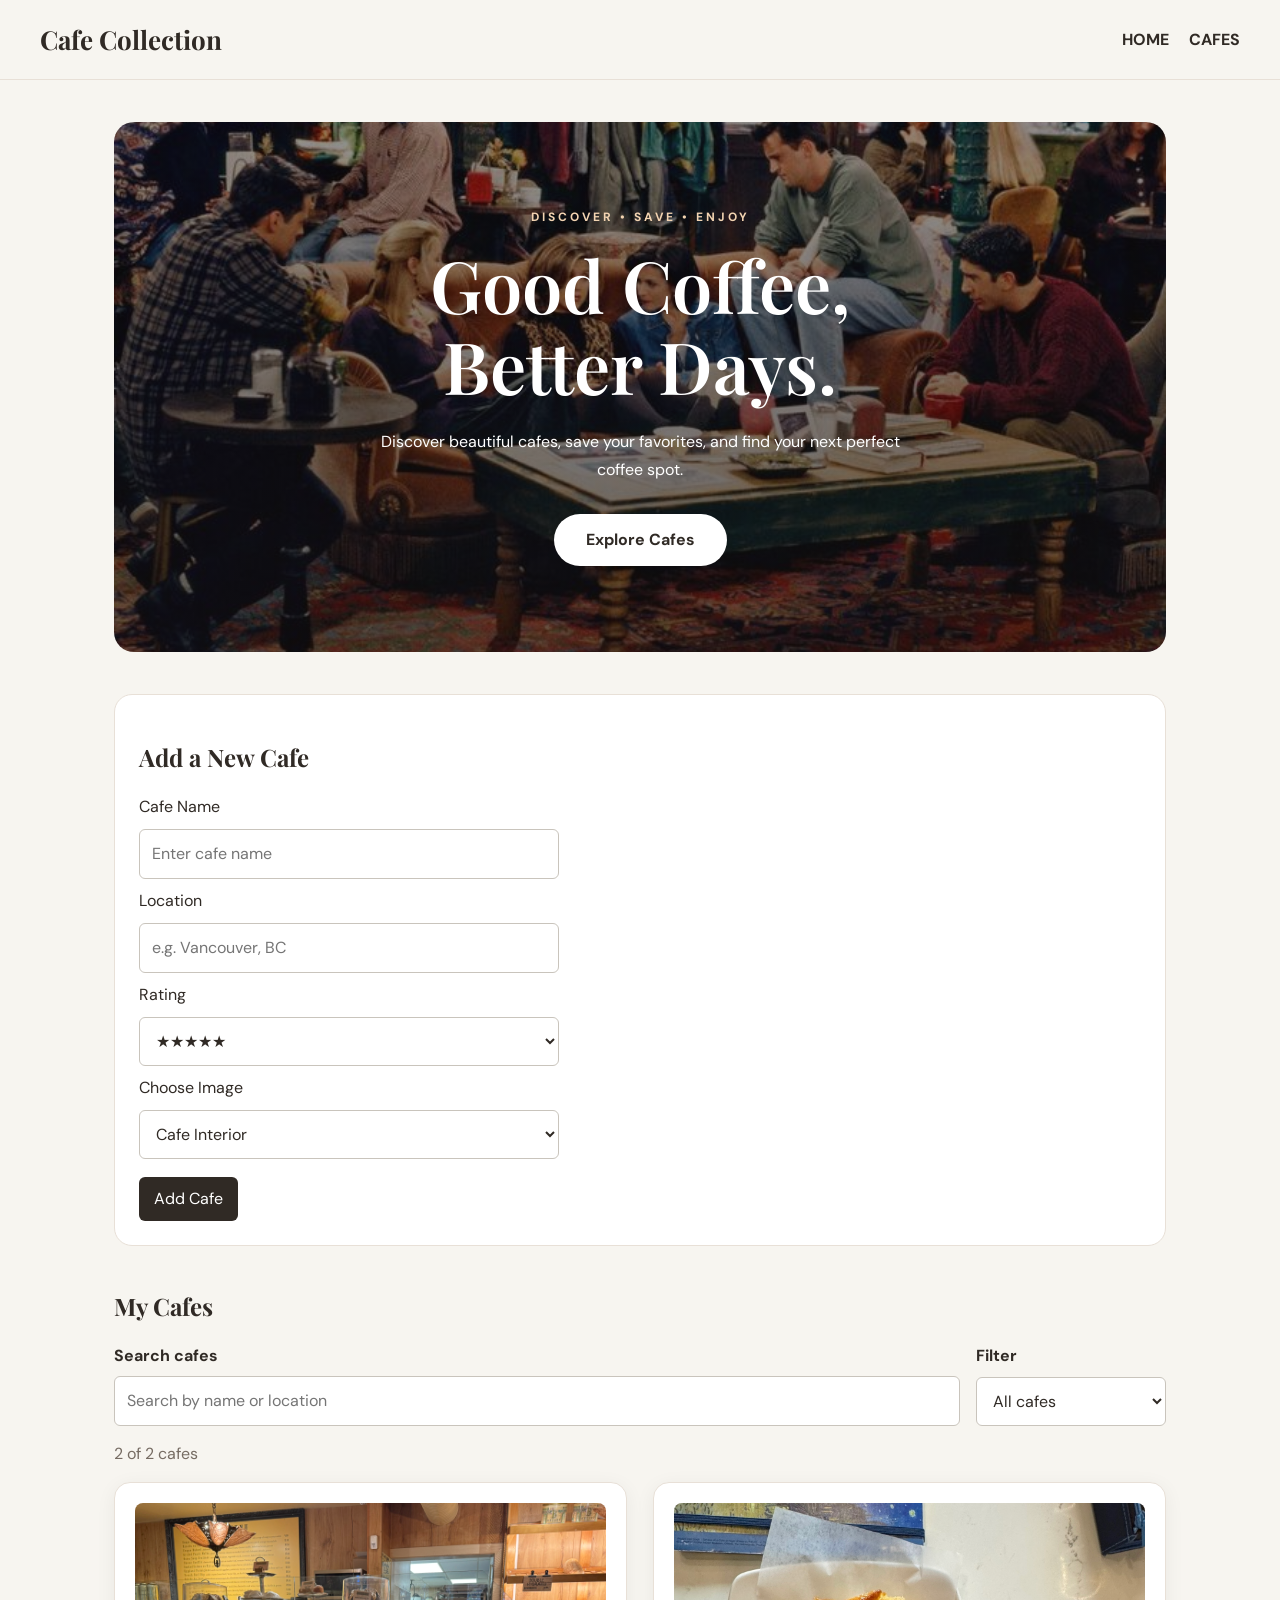
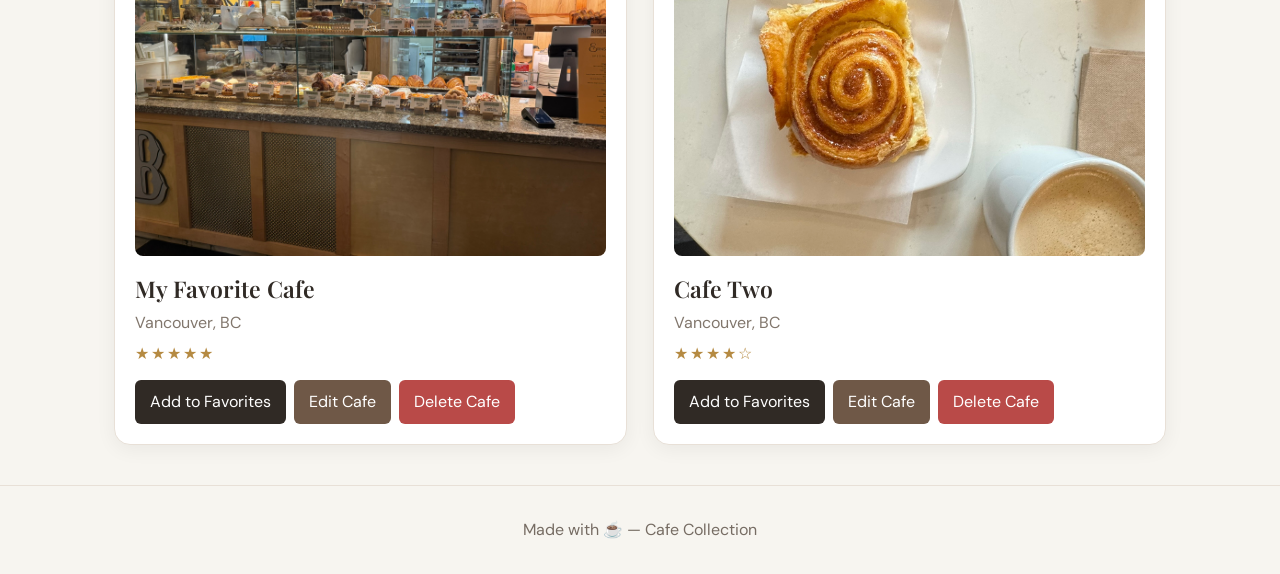
<file: index.html>
<!DOCTYPE html>
<html lang="en">

<head>
    <meta charset="UTF-8">
    <meta name="viewport" content="width=device-width, initial-scale=1.0">
    <title>Cafe Collection</title>
    <link rel="stylesheet" href="style.css">
    <script src="script.js" defer></script>

    <!-- Google Fonts -->
    <link rel="preconnect" href="https://fonts.googleapis.com">
    <link rel="preconnect" href="https://fonts.gstatic.com" crossorigin>

    <link
        href="https://fonts.googleapis.com/css2?family=DM+Sans:wght@400;500;600;700&family=Playfair+Display:wght@500;600;700&display=swap"
        rel="stylesheet">
</head>

<body>
    <header class="site-header">
        <h1>Cafe Collection</h1>
        <nav aria-label="Main navigation"><a href="#home">HOME</a><a href="#cafes">CAFES</a></nav>
    </header>
    <main id="home">

        <!-- STEP 13-3：Hero Section -->
        <section class="hero">

            <div class="hero-content">

                <p class="hero-label">
                    DISCOVER • SAVE • ENJOY
                </p>

                <h2>Good Coffee,<br>Better Days.</h2>

                <p class="hero-description">
                    Discover beautiful cafes, save your favorites,
                    and find your next perfect coffee spot.
                </p>

                <a href="#cafes" class="hero-button">
                    Explore Cafes
                </a>

            </div>

        </section>

        <section id="add-cafe" class="panel">
            <h2>Add a New Cafe</h2>
            <form id="cafe-form">
                <label for="cafe-input">Cafe Name</label>
                <input id="cafe-input" type="text" placeholder="Enter cafe name" maxlength="100" required>
                <label for="location-input">Location</label>
                <input id="location-input" type="text" placeholder="e.g. Vancouver, BC" maxlength="120" required>
                <label for="rating-input">Rating</label>
                <select id="rating-input">
                    <option value="5">★★★★★</option>
                    <option value="4">★★★★☆</option>
                    <option value="3">★★★☆☆</option>
                    <option value="2">★★☆☆☆</option>
                    <option value="1">★☆☆☆☆</option>
                </select>
                <label for="image-input">Choose Image</label>
                <select id="image-input">
                    <option value="images/cafe.jpg">Cafe Interior</option>
                    <option value="images/cafe2.jpg">Coffee &amp; Pastry</option>
                </select>
                <button type="submit">Add Cafe</button>
            </form>
        </section>
        <section id="cafes">
            <h2>My Cafes</h2>
            <div class="filters">
                <label for="search-input">Search cafes</label>
                <input id="search-input" type="search" placeholder="Search by name or location">
                <label for="filter-input">Filter</label>
                <select id="filter-input">
                    <option value="all">All cafes</option>
                    <option value="favorites">Favorites only</option>
                    <option value="five-stars">5-star cafes</option>
                </select>
            </div>
            <p id="result-count" aria-live="polite"></p>
            <div class="cafe-grid" id="cafe-grid"></div>
            <p id="empty-message" hidden>No cafes found.</p>
        </section>
    </main>
    <footer>Made with ☕ — Cafe Collection</footer>
</body>

</html>
</file>
<file: style.css>
:root {
  color-scheme: light;
}

* {
  box-sizing: border-box;
}

body {
  margin: 0;
  background: #f7f4ee;
  color: #302a25;
  font-family: Arial, sans-serif;
  line-height: 1.5;
}

.site-header {
  display: flex;
  justify-content: space-between;
  align-items: center;
  gap: 20px;
  padding: 20px 40px;
}

.site-header h1 {
  margin: 0;
  font-size: 26px;
}

nav {
  display: flex;
  gap: 20px;
}

nav a {
  color: inherit;
  text-decoration: none;
  font-weight: bold;
}

nav a:hover {
  text-decoration: underline;
}

main {
  max-width: 1100px;
  margin: 40px auto;
  padding: 0 24px;
}

section {
  margin-top: 42px;
}

.hero {
  padding: 35px 0;
}

.hero h2 {
  font-size: clamp(28px, 5vw, 48px);
  margin: 0 0 12px;
}

.hero-link {
  display: inline-block;
  margin-top: 14px;
  color: #302a25;
  font-weight: bold;
}

.panel {
  background: white;
  padding: 24px;
  border-radius: 12px;
}

#cafe-form {
  display: flex;
  flex-direction: column;
  gap: 10px;
  max-width: 420px;
}

input,
select {
  width: 100%;
  padding: 12px;
  border: 1px solid #c9c4bc;
  border-radius: 6px;
  font: inherit;
  background: white;
  color: #302a25;
}

button {
  border: 0;
  padding: 10px 15px;
  border-radius: 6px;
  cursor: pointer;
  font: inherit;
  color: white;
  background: #302a25;
}

button:hover {
  background: #6f5847;
}

button:focus-visible,
input:focus-visible,
select:focus-visible,
a:focus-visible {
  outline: 3px solid #a88965;
  outline-offset: 2px;
}

#cafe-form button {
  align-self: flex-start;
  margin-top: 8px;
}

.filters {
  display: grid;
  grid-template-columns: 1fr 190px;
  gap: 8px 16px;
  align-items: end;
}

.filters label {
  font-weight: bold;
}

.filters input {
  grid-column: 1;
  grid-row: 2;
}

.filters select {
  grid-column: 2;
  grid-row: 2;
}

#result-count {
  color: #766c63;
}

.cafe-grid {
  display: grid;
  grid-template-columns: repeat(2, minmax(0, 1fr));
  gap: 20px;
}

.cafe-card {
  min-width: 0;
  padding: 20px;
  background: white;
  border-radius: 12px;
}

.cafe-card img {
  display: block;
  width: 100%;
  aspect-ratio: 4/3;
  object-fit: cover;
  border-radius: 8px;
  background: #e9e4da;
}

.cafe-card h3 {
  margin: 18px 0 6px;
}

.cafe-card p {
  margin: 7px 0;
}

.stars {
  color: #b58a42;
  letter-spacing: 2px;
}

.card-actions {
  display: flex;
  flex-wrap: wrap;
  gap: 8px;
  margin-top: 14px;
}

.favorite-btn.active {
  background: #4d7655;
}

.edit-btn {
  background: #6f5847;
}

.delete-btn {
  background: #b94a48;
}

.delete-btn:hover {
  background: #8f3533;
}

.edit-form {
  display: flex;
  flex-direction: column;
  gap: 10px;
  padding: 15px;
  margin-top: 15px;
  background: #f7f4ee;
  border-radius: 8px;
}

.edit-form label {
  font-size: 14px;
  font-weight: bold;
}

.edit-form-actions {
  display: flex;
  gap: 8px;
}

.save-btn {
  background: #4d7655;
}

.cancel-btn {
  background: #777;
}

#empty-message {
  padding: 20px;
  background: white;
  border-radius: 8px;
}

footer {
  text-align: center;
  padding: 32px;
  color: #766c63;
}

@media (max-width: 650px) {
  .site-header {
    padding: 20px;
    flex-wrap: wrap;
  }

  .site-header h1 {
    font-size: 20px;
  }

  main {
    margin: 20px auto;
    padding: 0 20px;
  }

  .cafe-grid {
    grid-template-columns: 1fr;
  }

  .filters {
    grid-template-columns: 1fr;
  }

  .filters label,
  .filters input,
  .filters select {
    grid-column: 1;
    grid-row: auto;
  }

  .panel {
    padding: 18px;
  }
}


/* STEP 13–14: polished design and responsive behavior */
:root {
  --color-bg: #f7f5f0;
  --color-surface: #fff;
  --color-text: #302a25;
  --color-muted: #81766c;
  --color-accent: #a77b56;
  --color-border: #e8e0d7;
  --font-body: "DM Sans", Arial, sans-serif;
  --font-heading: "Playfair Display", Georgia, serif;
}
html { scroll-behavior: smooth; }
body { background: var(--color-bg); color: var(--color-text); font-family: var(--font-body); }
.site-header { border-bottom: 1px solid var(--color-border); background: var(--color-bg); }
.site-header h1 { font-family: var(--font-heading); }
nav a { transition: color .2s ease; }
nav a:hover { color: var(--color-accent); text-decoration: none; }
main { margin-top: 30px; }
.hero {
  position: relative;
  min-height: 530px;
  display: flex;
  flex-direction: column;
  align-items: center;
  justify-content: center;
  padding: 70px 28px;
  border-radius: 20px;
  overflow: hidden;
  background: linear-gradient(rgba(20,17,14,.46), rgba(20,17,14,.66)), url("images/hero.jpg") center/cover no-repeat;
  text-align: center;
}
.hero-content {
  width: 100%; max-width: 660px;
  display: flex; flex-direction: column; align-items: center;
  text-align: center; color: #fff;
}
.hero .hero-label { margin: 0 0 18px; color: #f3d4b2; font-size: 12px; letter-spacing: 3px; font-weight: 700; }
.hero h2 { margin: 0 0 22px; color: #fff; font: 600 clamp(40px, 6vw, 72px)/1.12 var(--font-heading); }
.hero .hero-description { margin: 0 0 30px; max-width: 520px; color: #fff; font-size: 16px; line-height: 1.75; }
.hero .hero-button { display: inline-block; padding: 14px 32px; border-radius: 30px; background: #fff; color: #302a25; text-decoration: none; font-weight: 700; transition: background .25s, transform .25s; }
.hero .hero-button:hover { background: #f3d4b2; transform: translateY(-3px); }
.panel { border: 1px solid var(--color-border); border-radius: 18px; }
section > h2 { font-family: var(--font-heading); }
.cafe-grid { gap: 26px; }
.cafe-card { border: 1px solid var(--color-border); border-radius: 16px; box-shadow: 0 4px 20px rgba(0,0,0,.06); overflow: hidden; transition: transform .3s, box-shadow .3s; }
.cafe-card:hover { transform: translateY(-5px); box-shadow: 0 12px 30px rgba(0,0,0,.12); }
.cafe-card img { transition: transform .4s; }
.cafe-card:hover img { transform: scale(1.025); }
.cafe-card h3 { font: 600 23px/1.3 var(--font-heading); }
.cafe-card p { color: var(--color-muted); }
.cafe-card .stars { color: #b58a42; }
button { transition: background .2s, transform .2s; }
button:hover { transform: translateY(-1px); }
button:disabled { opacity: .5; cursor: not-allowed; }
.edit-form { border: 1px solid var(--color-border); }
#cafe-form input:focus, #cafe-form select:focus, .edit-form input:focus, .edit-form select:focus { border-color: var(--color-accent); }
footer { border-top: 1px solid var(--color-border); }
@media (max-width: 650px) {
  .hero { min-height: 430px; padding: 55px 18px; border-radius: 14px; }
  .hero h2 { font-size: clamp(36px, 10vw, 48px); }
  .hero .hero-description { font-size: 14px; }
  .hero .hero-label { font-size: 10px; letter-spacing: 2px; }
  .card-actions button { flex: 1 1 125px; }
}
@media (prefers-reduced-motion: reduce) {
  *, *::before, *::after { scroll-behavior: auto !important; transition: none !important; animation: none !important; }
}
</file>
